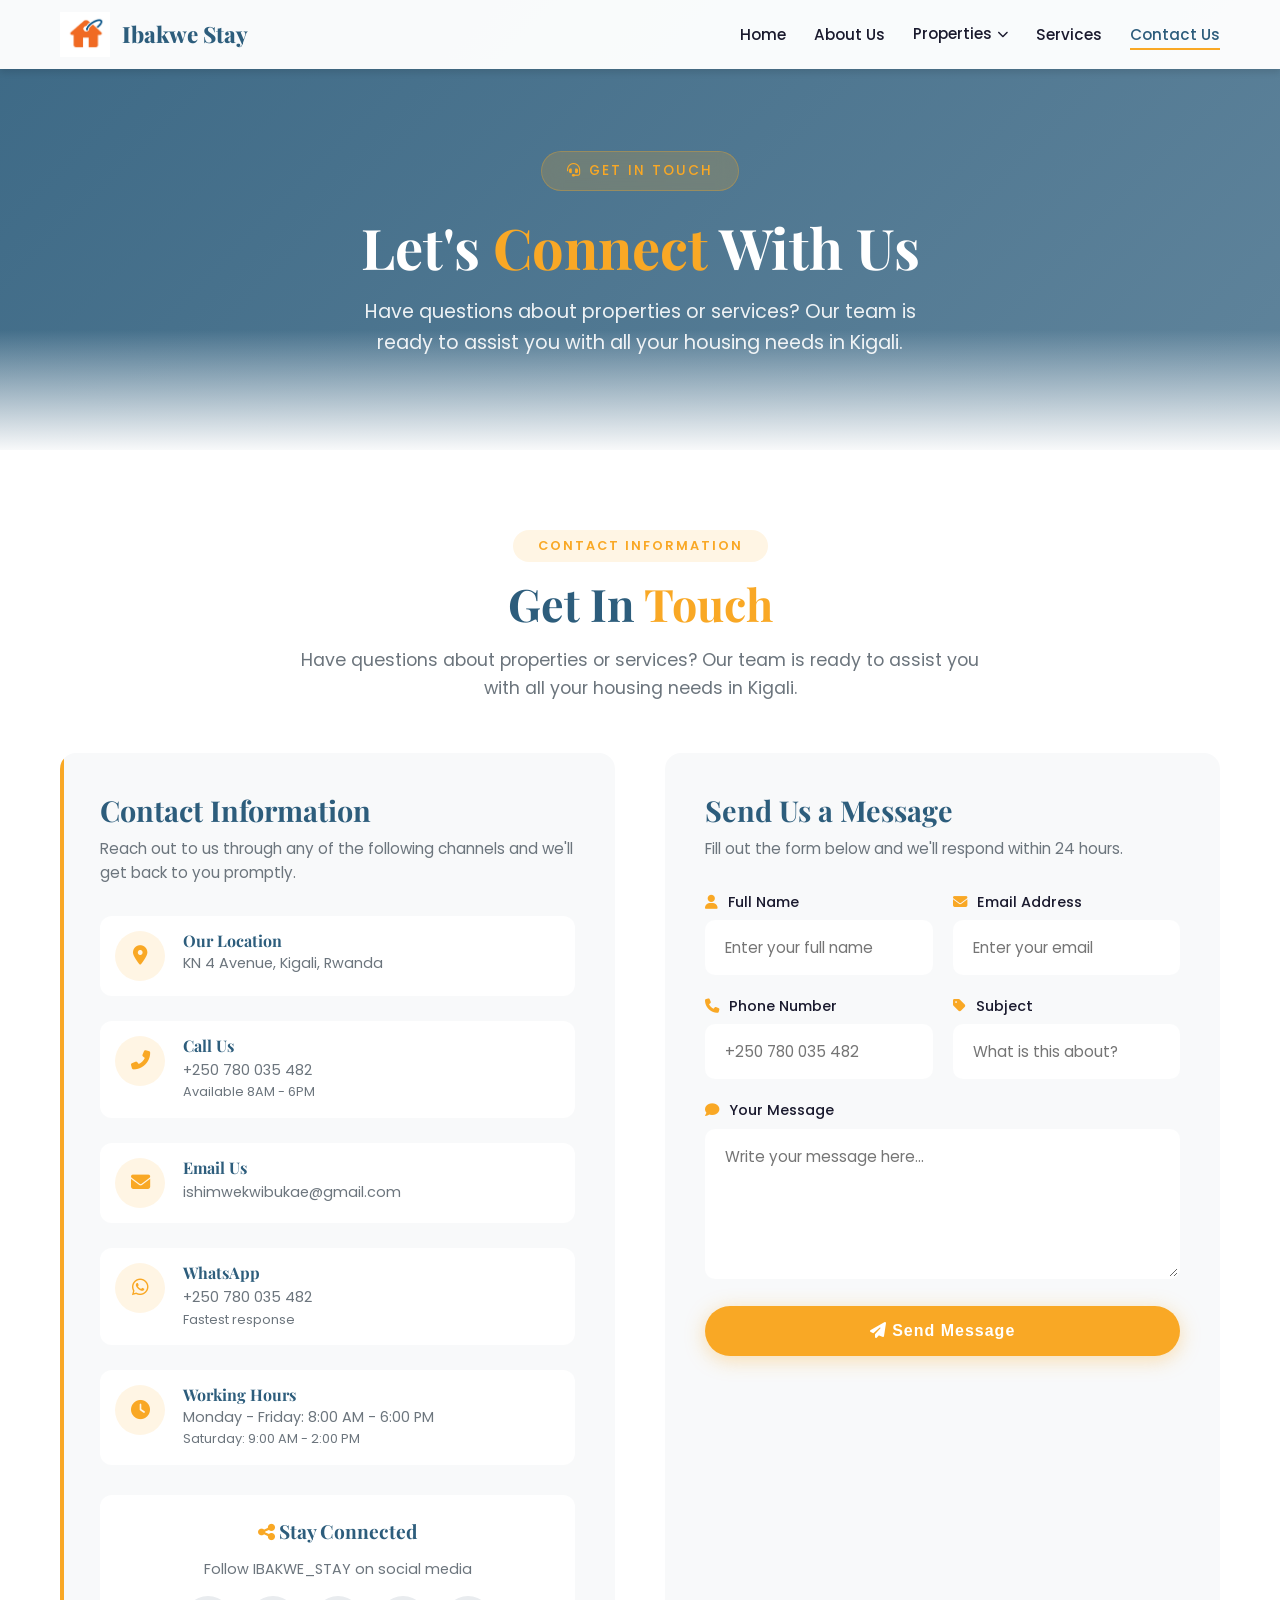
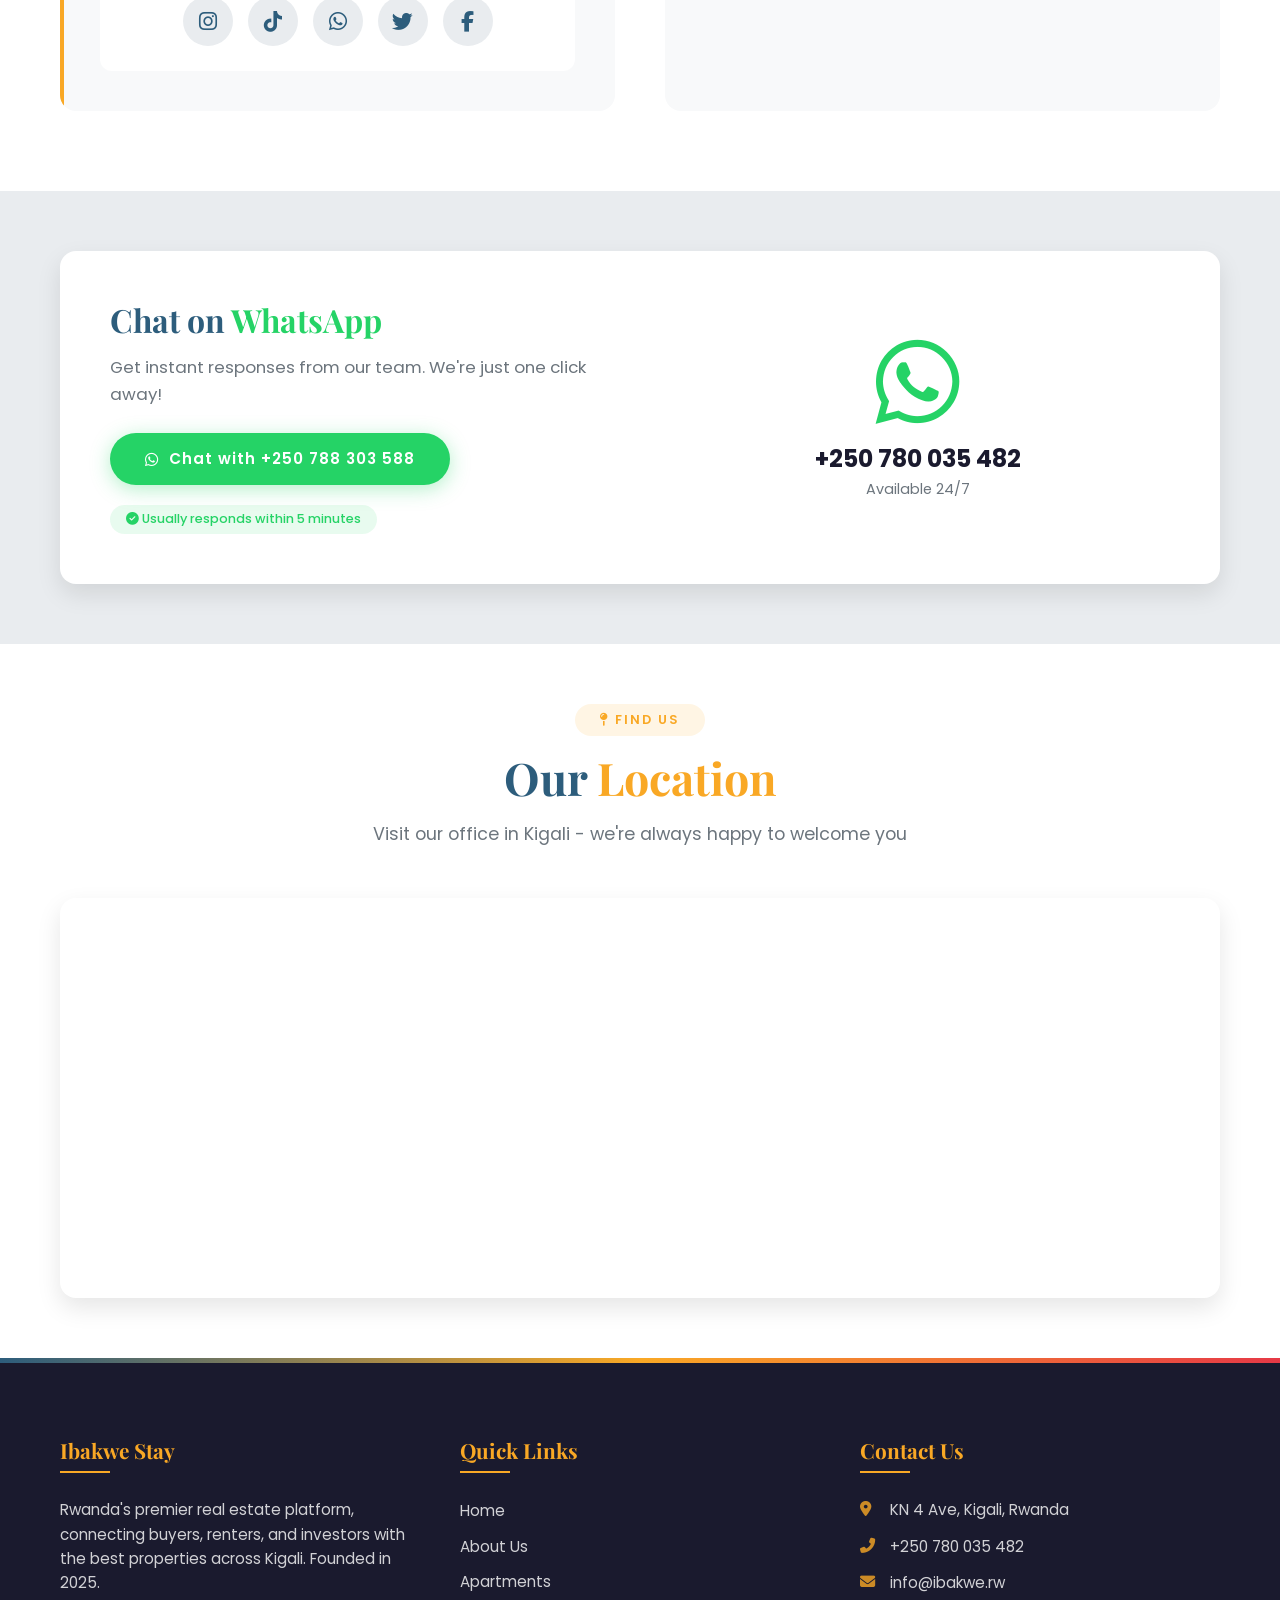
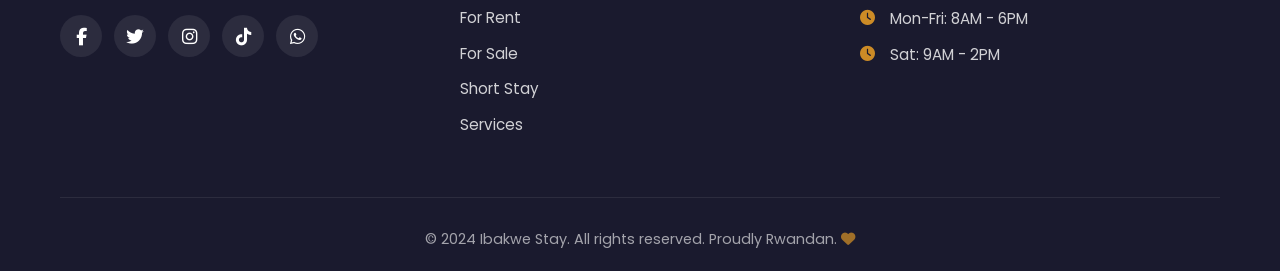
<file: contact.html>
<!DOCTYPE html>
<html lang="en">

<head>
  <meta charset="UTF-8">
  <meta name="viewport" content="width=device-width, initial-scale=1.0">
  <meta http-equiv="X-UA-Compatible" content="ie=edge">
  <title>Contact Us | Ibakwe Stay - Premium Real Estate</title>
  <link rel="stylesheet" href="https://cdnjs.cloudflare.com/ajax/libs/font-awesome/6.4.0/css/all.min.css">
  <link rel="preconnect" href="https://fonts.googleapis.com">
  <link rel="preconnect" href="https://fonts.gstatic.com" crossorigin>
  <link
    href="https://fonts.googleapis.com/css2?family=Poppins:wght@300;400;500;600;700;800&family=Playfair+Display:wght@400;500;600;700;800&display=swap"
    rel="stylesheet">
  <link rel="icon" href="images/logoo.PNG" type="image/png">
  <style>
    :root {
      --primary: #2D5D7C;
      --primary-light: #3A7CA5;
      --secondary: #F9A825;
      --accent: #E63946;
      --dark: #1A1A2E;
      --light: #F8F9FA;
      --gray: #6C757D;
      --gray-light: #E9ECEF;
      --green: #25D366;
      --success: #2E8B57;
      --transition: all 0.3s cubic-bezier(0.4, 0, 0.2, 1);
      --shadow: 0 4px 6px rgba(0, 0, 0, 0.1);
      --shadow-lg: 0 10px 25px rgba(0, 0, 0, 0.1);
      --shadow-xl: 0 20px 40px rgba(0, 0, 0, 0.15);
    }

    * {
      margin: 0;
      padding: 0;
      box-sizing: border-box;
    }

    body {
      font-family: 'Poppins', sans-serif;
      color: var(--dark);
      line-height: 1.6;
      background-color: var(--light);
      overflow-x: hidden;
    }

    h1,
    h2,
    h3,
    h4 {
      font-family: 'Playfair Display', serif;
      font-weight: 700;
      line-height: 1.2;
    }

    a {
      text-decoration: none;
      color: inherit;
    }

    ul {
      list-style: none;
    }

    img {
      max-width: 100%;
      height: auto;
      display: block;
    }

    .container {
      width: 100%;
      max-width: 1200px;
      margin: 0 auto;
      padding: 0 20px;
    }

    .btn {
      display: inline-block;
      padding: 14px 35px;
      border-radius: 50px;
      font-weight: 600;
      letter-spacing: 1px;
      transition: var(--transition);
      cursor: pointer;
      border: none;
      font-size: 0.95rem;
    }

    .btn-primary {
      background-color: var(--secondary);
      color: white;
      box-shadow: 0 4px 20px rgba(249, 168, 37, 0.35);
    }

    .btn-primary:hover {
      background-color: #e69500;
      transform: translateY(-3px);
      box-shadow: 0 6px 25px rgba(249, 168, 37, 0.5);
    }

    .btn-primary:disabled {
      opacity: 0.7;
      cursor: not-allowed;
      transform: none;
    }

    .btn-whatsapp {
      background-color: var(--green);
      color: white;
      box-shadow: 0 4px 20px rgba(37, 211, 102, 0.35);
    }

    .btn-whatsapp:hover {
      background-color: #1da851;
      transform: translateY(-3px);
      box-shadow: 0 6px 25px rgba(37, 211, 102, 0.5);
    }

    .btn-outline {
      background: transparent;
      color: white;
      border: 2px solid white;
    }

    .btn-outline:hover {
      background: white;
      color: var(--primary);
      transform: translateY(-3px);
    }

    .section-header {
      text-align: center;
      margin-bottom: 50px;
    }

    .section-header .sub-badge {
      display: inline-block;
      background: rgba(249, 168, 37, 0.12);
      padding: 6px 25px;
      border-radius: 30px;
      color: var(--secondary);
      font-size: 0.8rem;
      font-weight: 600;
      letter-spacing: 2px;
      text-transform: uppercase;
      margin-bottom: 15px;
    }

    .section-header h2 {
      color: var(--primary);
      font-size: 2.8rem;
      margin-bottom: 15px;
    }

    .section-header h2 span {
      color: var(--secondary);
    }

    .section-header p {
      color: var(--gray);
      max-width: 700px;
      margin: 0 auto;
      font-size: 1.1rem;
    }

    /* ===== HEADER ===== */
    header {
      background-color: rgba(255, 255, 255, 0.97);
      box-shadow: var(--shadow);
      position: fixed;
      width: 100%;
      top: 0;
      z-index: 1000;
      transition: var(--transition);
      padding: 12px 0;
    }

    header.scrolled {
      background-color: rgba(255, 255, 255, 0.98);
      box-shadow: 0 2px 20px rgba(0, 0, 0, 0.08);
      padding: 10px 0;
    }

    .header-container {
      display: flex;
      justify-content: space-between;
      align-items: center;
    }

    .logo {
      display: flex;
      align-items: center;
    }

    .logo img {
      height: 45px;
      margin-right: 12px;
    }

    .logo h1 {
      font-size: 1.4rem;
      color: var(--primary);
      font-weight: 800;
    }

    .nav-links {
      display: flex;
      align-items: center;
    }

    .nav-links li {
      margin-left: 28px;
      position: relative;
    }

    .nav-links a {
      font-weight: 500;
      color: var(--dark);
      transition: var(--transition);
      position: relative;
      padding: 5px 0;
      font-size: 0.95rem;
    }

    .nav-links a:hover {
      color: var(--primary);
    }

    .nav-links a::after {
      content: '';
      position: absolute;
      bottom: 0;
      left: 0;
      width: 0;
      height: 2px;
      background-color: var(--secondary);
      transition: var(--transition);
    }

    .nav-links a:hover::after {
      width: 100%;
    }

    .nav-links .active {
      color: var(--primary);
    }

    .nav-links .active::after {
      width: 100%;
    }

    .dropdown-btn {
      display: flex;
      align-items: center;
    }

    .dropdown-btn i {
      margin-left: 5px;
      font-size: 0.7rem;
      transition: var(--transition);
    }

    .dropdown-menu {
      position: absolute;
      top: 100%;
      left: 0;
      background: white;
      width: 210px;
      box-shadow: var(--shadow-lg);
      border-radius: 12px;
      opacity: 0;
      visibility: hidden;
      transition: var(--transition);
      z-index: 100;
      padding: 10px 0;
      margin-top: 8px;
    }

    .dropdown-menu li {
      margin: 0;
      padding: 0;
    }

    .dropdown-menu a {
      display: block;
      padding: 10px 22px;
      color: var(--gray);
      font-size: 0.9rem;
      transition: var(--transition);
    }

    .dropdown-menu a:hover {
      color: var(--primary);
      background-color: var(--gray-light);
    }

    .nav-links li:hover .dropdown-menu {
      opacity: 1;
      visibility: visible;
      top: 120%;
    }

    .nav-links li:hover .dropdown-btn i {
      transform: rotate(180deg);
    }

    .mobile-menu-btn {
      display: none;
      font-size: 1.5rem;
      color: var(--primary);
      cursor: pointer;
      transition: var(--transition);
    }

    .mobile-menu-btn:hover {
      color: var(--secondary);
    }

    /* ===== HERO SECTION ===== */
    .contact-hero {
      min-height: 50vh;
      display: flex;
      align-items: center;
      padding: 120px 0 60px;
      background: linear-gradient(135deg, rgba(45, 93, 124, 0.92), rgba(45, 93, 124, 0.75)),
        url('https://images.unsplash.com/photo-1560448204-e02f11c3d0e2?ixlib=rb-4.0.3&ixid=M3wxMjA3fDB8MHxwaG90by1wYWdlfHx8fGVufDB8fHx8fA%3D%3D&auto=format&fit=crop&w=2070&q=80') no-repeat center center/cover;
      color: white;
      position: relative;
      text-align: center;
    }

    .contact-hero::before {
      content: '';
      position: absolute;
      bottom: 0;
      left: 0;
      width: 100%;
      height: 120px;
      background: linear-gradient(to top, var(--light), transparent);
      z-index: 1;
    }

    .contact-hero-content {
      position: relative;
      z-index: 2;
      max-width: 800px;
      margin: 0 auto;
    }

    .contact-hero .badge {
      display: inline-block;
      background: rgba(249, 168, 37, 0.2);
      backdrop-filter: blur(10px);
      padding: 8px 25px;
      border-radius: 30px;
      font-size: 0.85rem;
      font-weight: 500;
      color: var(--secondary);
      border: 1px solid rgba(249, 168, 37, 0.3);
      margin-bottom: 25px;
      letter-spacing: 2px;
      text-transform: uppercase;
    }

    .contact-hero h1 {
      font-size: 3.5rem;
      margin-bottom: 20px;
      line-height: 1.1;
    }

    .contact-hero h1 span {
      color: var(--secondary);
    }

    .contact-hero p {
      font-size: 1.2rem;
      opacity: 0.9;
      max-width: 600px;
      margin: 0 auto;
    }

    /* ===== CONTACT SECTION ===== */
    .contact-section {
      padding: 80px 0;
      background: white;
    }

    .contact-grid {
      display: grid;
      grid-template-columns: 1fr 1fr;
      gap: 50px;
      margin-top: 40px;
    }

    /* Contact Info */
    .contact-info {
      background: var(--light);
      border-radius: 16px;
      padding: 40px;
      position: relative;
      overflow: hidden;
    }

    .contact-info::before {
      content: '';
      position: absolute;
      top: 0;
      left: 0;
      width: 4px;
      height: 100%;
      background: var(--secondary);
    }

    .contact-info h3 {
      color: var(--primary);
      font-size: 1.8rem;
      margin-bottom: 10px;
    }

    .contact-info .sub-text {
      color: var(--gray);
      margin-bottom: 30px;
      font-size: 0.95rem;
    }

    .contact-item {
      display: flex;
      align-items: flex-start;
      margin-bottom: 25px;
      padding: 15px;
      background: white;
      border-radius: 12px;
      transition: var(--transition);
      cursor: pointer;
    }

    .contact-item:hover {
      transform: translateX(5px);
      box-shadow: var(--shadow);
    }

    .contact-item .icon {
      width: 50px;
      height: 50px;
      background: rgba(249, 168, 37, 0.12);
      border-radius: 50%;
      display: flex;
      align-items: center;
      justify-content: center;
      margin-right: 18px;
      flex-shrink: 0;
    }

    .contact-item .icon i {
      font-size: 1.2rem;
      color: var(--secondary);
    }

    .contact-item .text h4 {
      color: var(--primary);
      font-size: 1rem;
      margin-bottom: 2px;
    }

    .contact-item .text p,
    .contact-item .text a {
      color: var(--gray);
      font-size: 0.9rem;
      transition: var(--transition);
    }

    .contact-item .text a:hover {
      color: var(--primary);
    }

    /* Social Connect */
    .social-connect {
      margin-top: 30px;
      padding: 25px;
      background: white;
      border-radius: 12px;
      text-align: center;
    }

    .social-connect h4 {
      color: var(--primary);
      font-size: 1.2rem;
      margin-bottom: 15px;
    }

    .social-connect .social-icons {
      display: flex;
      justify-content: center;
      gap: 15px;
    }

    .social-connect .social-icons a {
      width: 50px;
      height: 50px;
      border-radius: 50%;
      background: var(--gray-light);
      display: flex;
      align-items: center;
      justify-content: center;
      color: var(--primary);
      font-size: 1.3rem;
      transition: var(--transition);
    }

    .social-connect .social-icons a:hover {
      background: var(--secondary);
      color: white;
      transform: translateY(-5px);
      box-shadow: 0 5px 15px rgba(249, 168, 37, 0.3);
    }

    /* Contact Form */
    .contact-form {
      background: var(--light);
      border-radius: 16px;
      padding: 40px;
    }

    .contact-form h3 {
      color: var(--primary);
      font-size: 1.8rem;
      margin-bottom: 10px;
    }

    .contact-form .sub-text {
      color: var(--gray);
      margin-bottom: 30px;
      font-size: 0.95rem;
    }

    .form-group {
      margin-bottom: 20px;
    }

    .form-group label {
      display: block;
      margin-bottom: 6px;
      font-weight: 500;
      font-size: 0.9rem;
      color: var(--dark);
    }

    .form-group label i {
      color: var(--secondary);
      margin-right: 6px;
    }

    .form-control {
      width: 100%;
      padding: 14px 18px;
      border: 2px solid transparent;
      border-radius: 10px;
      font-size: 0.95rem;
      transition: var(--transition);
      background: white;
      font-family: 'Poppins', sans-serif;
    }

    .form-control:focus {
      outline: none;
      border-color: var(--secondary);
      box-shadow: 0 0 0 4px rgba(249, 168, 37, 0.1);
    }

    .form-control.error {
      border-color: var(--accent);
    }

    .form-control.success {
      border-color: var(--success);
    }

    textarea.form-control {
      min-height: 150px;
      resize: vertical;
    }

    .form-row {
      display: grid;
      grid-template-columns: 1fr 1fr;
      gap: 20px;
    }

    .form-group .btn {
      width: 100%;
      padding: 16px;
      font-size: 1rem;
    }

    /* Form Success Message */
    .form-success {
      display: none;
      background: var(--success);
      color: white;
      padding: 20px 25px;
      border-radius: 12px;
      margin-top: 20px;
      text-align: center;
      animation: fadeInUp 0.5s ease;
    }

    .form-success i {
      font-size: 3rem;
      margin-bottom: 10px;
    }

    .form-success h4 {
      font-size: 1.3rem;
      margin-bottom: 5px;
    }

    .form-success p {
      opacity: 0.9;
      font-size: 0.95rem;
    }

    .form-error {
      display: none;
      background: var(--accent);
      color: white;
      padding: 15px 20px;
      border-radius: 12px;
      margin-top: 15px;
      text-align: center;
      animation: fadeInUp 0.5s ease;
    }

    @keyframes fadeInUp {
      from {
        opacity: 0;
        transform: translateY(20px);
      }

      to {
        opacity: 1;
        transform: translateY(0);
      }
    }

    /* ===== WHATSAPP SECTION ===== */
    .whatsapp-section {
      padding: 60px 0;
      background: var(--gray-light);
    }

    .whatsapp-box {
      display: grid;
      grid-template-columns: 1fr 1fr;
      gap: 50px;
      align-items: center;
      background: white;
      border-radius: 16px;
      padding: 50px;
      box-shadow: var(--shadow-lg);
    }

    .whatsapp-content h2 {
      color: var(--primary);
      font-size: 2rem;
      margin-bottom: 15px;
    }

    .whatsapp-content h2 span {
      color: var(--green);
    }

    .whatsapp-content p {
      color: var(--gray);
      margin-bottom: 25px;
      font-size: 1.05rem;
    }

    .whatsapp-content .btn {
      display: inline-flex;
      align-items: center;
      gap: 10px;
    }

    .whatsapp-icon-large {
      text-align: center;
    }

    .whatsapp-icon-large i {
      font-size: 6rem;
      color: var(--green);
      animation: pulse 2s infinite;
    }

    .whatsapp-icon-large .number {
      font-size: 1.5rem;
      font-weight: 700;
      color: var(--dark);
      margin-top: 10px;
    }

    .whatsapp-icon-large .label {
      color: var(--gray);
      font-size: 0.9rem;
    }

    @keyframes pulse {

      0%,
      100% {
        transform: scale(1);
      }

      50% {
        transform: scale(1.05);
      }
    }

    /* ===== MAP SECTION ===== */
    .map-section {
      padding: 60px 0;
      background: white;
    }

    .map-container {
      height: 400px;
      border-radius: 16px;
      overflow: hidden;
      box-shadow: var(--shadow-lg);
    }

    .map-container iframe {
      width: 100%;
      height: 100%;
      border: none;
    }

    /* ===== FOOTER ===== */
    footer {
      background-color: var(--dark);
      color: white;
      padding: 80px 0 20px;
      position: relative;
    }

    footer::before {
      content: '';
      position: absolute;
      top: 0;
      left: 0;
      width: 100%;
      height: 5px;
      background: linear-gradient(90deg, var(--primary), var(--secondary), var(--accent));
    }

    .footer-container {
      display: grid;
      grid-template-columns: repeat(auto-fit, minmax(250px, 1fr));
      gap: 40px;
      margin-bottom: 50px;
    }

    .footer-col h3 {
      color: var(--secondary);
      margin-bottom: 25px;
      font-size: 1.3rem;
      position: relative;
      padding-bottom: 10px;
    }

    .footer-col h3::after {
      content: '';
      position: absolute;
      bottom: 0;
      left: 0;
      width: 50px;
      height: 2px;
      background-color: var(--secondary);
    }

    .footer-col p {
      margin-bottom: 15px;
      opacity: 0.8;
      font-size: 0.95rem;
    }

    .footer-links li {
      margin-bottom: 10px;
    }

    .footer-links a {
      opacity: 0.8;
      transition: var(--transition);
      display: inline-block;
      font-size: 0.95rem;
    }

    .footer-links a:hover {
      opacity: 1;
      color: var(--secondary);
      transform: translateX(5px);
    }

    .footer-contact p {
      display: flex;
      align-items: flex-start;
      margin-bottom: 12px;
      font-size: 0.95rem;
      opacity: 0.8;
    }

    .footer-contact i {
      margin-right: 12px;
      color: var(--secondary);
      margin-top: 3px;
      width: 18px;
    }

    .social-media {
      display: flex;
      gap: 12px;
      margin-top: 20px;
    }

    .social-media a {
      display: flex;
      align-items: center;
      justify-content: center;
      width: 42px;
      height: 42px;
      background-color: rgba(255, 255, 255, 0.08);
      border-radius: 50%;
      transition: var(--transition);
      color: white;
      font-size: 1.1rem;
    }

    .social-media a:hover {
      background-color: var(--secondary);
      color: var(--dark);
      transform: translateY(-3px);
    }

    .footer-bottom {
      text-align: center;
      padding-top: 30px;
      border-top: 1px solid rgba(255, 255, 255, 0.08);
    }

    .footer-bottom p {
      opacity: 0.6;
      font-size: 0.9rem;
    }

    /* ===== BACK TO TOP ===== */
    .back-to-top {
      position: fixed;
      bottom: 30px;
      right: 30px;
      width: 50px;
      height: 50px;
      background-color: var(--secondary);
      color: white;
      border-radius: 50%;
      display: flex;
      align-items: center;
      justify-content: center;
      font-size: 1.2rem;
      cursor: pointer;
      opacity: 0;
      visibility: hidden;
      transition: var(--transition);
      z-index: 999;
      box-shadow: 0 2px 20px rgba(249, 168, 37, 0.4);
    }

    .back-to-top.active {
      opacity: 1;
      visibility: visible;
    }

    .back-to-top:hover {
      background-color: var(--primary);
      transform: translateY(-3px);
    }

    /* ===== ANIMATIONS ===== */
    .fade-in {
      opacity: 0;
      transform: translateY(30px);
      transition: opacity 0.6s ease, transform 0.6s ease;
    }

    .fade-in.visible {
      opacity: 1;
      transform: translateY(0);
    }

    /* ===== RESPONSIVE ===== */
    @media (max-width: 1200px) {
      .contact-hero h1 {
        font-size: 3rem;
      }
    }

    @media (max-width: 992px) {
      .contact-grid {
        grid-template-columns: 1fr;
      }

      .whatsapp-box {
        grid-template-columns: 1fr;
        text-align: center;
      }

      .whatsapp-icon-large i {
        font-size: 4rem;
      }
    }

    @media (max-width: 768px) {
      .header-container {
        padding: 0 15px;
      }

      .mobile-menu-btn {
        display: block;
      }

      .nav-links {
        position: fixed;
        top: 70px;
        left: -100%;
        width: 100%;
        height: calc(100vh - 70px);
        background-color: white;
        flex-direction: column;
        align-items: center;
        padding: 40px 0;
        transition: var(--transition);
        z-index: 999;
        box-shadow: var(--shadow-lg);
      }

      .nav-links.active {
        left: 0;
      }

      .nav-links li {
        margin: 12px 0;
      }

      .dropdown-menu {
        position: static;
        opacity: 1;
        visibility: visible;
        width: 100%;
        box-shadow: none;
        display: none;
        background-color: var(--gray-light);
        border-radius: 8px;
        margin-top: 5px;
      }

      .dropdown-menu.active {
        display: block;
      }

      .contact-hero {
        padding: 100px 0 40px;
        min-height: 40vh;
      }

      .contact-hero h1 {
        font-size: 2.2rem;
      }

      .contact-info,
      .contact-form {
        padding: 30px;
      }

      .whatsapp-box {
        padding: 30px;
      }

      .form-row {
        grid-template-columns: 1fr;
      }

      .section-header h2 {
        font-size: 2rem;
      }

      .footer-container {
        grid-template-columns: 1fr;
      }
    }

    @media (max-width: 480px) {
      .logo h1 {
        font-size: 1.1rem;
      }

      .logo img {
        height: 35px;
      }

      .contact-hero h1 {
        font-size: 1.8rem;
      }

      .contact-hero p {
        font-size: 1rem;
      }

      .contact-item {
        padding: 12px;
      }

      .contact-item .icon {
        width: 40px;
        height: 40px;
      }

      .social-connect .social-icons a {
        width: 42px;
        height: 42px;
        font-size: 1.1rem;
      }

      .whatsapp-content h2 {
        font-size: 1.6rem;
      }

      .whatsapp-icon-large .number {
        font-size: 1.2rem;
      }

      .map-container {
        height: 250px;
      }
    }
  </style>
</head>

<body>
  <!-- ===== HEADER ===== -->
  <header id="header">
    <div class="container header-container">
      <div class="logo">
        <img src="images/logoo.PNG" alt="Ibakwe Stay">
        <h1>Ibakwe Stay</h1>
      </div>
      <nav class="navbar">
        <ul class="nav-links">
          <li><a href="index.html">Home</a></li>
          <li><a href="about us.html">About Us</a></li>
          <li class="dropdown">
            <a href="#" class="dropdown-btn">Properties <i class="fas fa-chevron-down"></i></a>
            <ul class="dropdown-menu">
              <li><a href="apartment.html">Apartments</a></li>
              <li><a href="For rent.html">For Rent</a></li>
              <li><a href="For sale.html">For Sale</a></li>
              <li><a href="Short-stay.html">Short Stay</a></li>
            </ul>
          </li>
          <li><a href="service.html">Services</a></li>
          <li><a href="contact.html" class="active">Contact Us</a></li>
        </ul>
      </nav>
      <div class="mobile-menu-btn">
        <i class="fas fa-bars"></i>
      </div>
    </div>
  </header>

  <!-- ===== HERO SECTION ===== -->
  <section class="contact-hero">
    <div class="container contact-hero-content">
      <div class="badge"><i class="fas fa-headset"></i> Get In Touch</div>
      <h1>Let's <span>Connect</span> With Us</h1>
      <p>Have questions about properties or services? Our team is ready to assist you with all your housing needs in
        Kigali.</p>
    </div>
  </section>

  <!-- ===== CONTACT SECTION ===== -->
  <section class="contact-section">
    <div class="container">
      <div class="section-header fade-in">
        <div class="sub-badge">Contact Information</div>
        <h2>Get In <span>Touch</span></h2>
        <p>Have questions about properties or services? Our team is ready to assist you with all your housing needs in
          Kigali.</p>
      </div>

      <div class="contact-grid">
        <!-- Contact Info -->
        <div class="contact-info fade-in">
          <h3>Contact Information</h3>
          <p class="sub-text">Reach out to us through any of the following channels and we'll get back to you promptly.
          </p>

          <div class="contact-item">
            <div class="icon"><i class="fas fa-map-marker-alt"></i></div>
            <div class="text">
              <h4>Our Location</h4>
              <p>KN 4 Avenue, Kigali, Rwanda</p>
            </div>
          </div>

          <div class="contact-item">
            <div class="icon"><i class="fas fa-phone-alt"></i></div>
            <div class="text">
              <h4>Call Us</h4>
              <a href="tel:+250780035482">+250 780 035 482</a>
              <p style="font-size:0.8rem; color:var(--gray);">Available 8AM - 6PM</p>
            </div>
          </div>

          <div class="contact-item">
            <div class="icon"><i class="fas fa-envelope"></i></div>
            <div class="text">
              <h4>Email Us</h4>
              <a href="mailto:ishimwekwibukae@gmail.com">ishimwekwibukae@gmail.com</a>
            </div>
          </div>

          <div class="contact-item">
            <div class="icon"><i class="fab fa-whatsapp"></i></div>
            <div class="text">
              <h4>WhatsApp</h4>
              <a href="https://wa.me/250780035482">+250 780 035 482</a>
              <p style="font-size:0.8rem; color:var(--gray);">Fastest response</p>
            </div>
          </div>

          <div class="contact-item">
            <div class="icon"><i class="fas fa-clock"></i></div>
            <div class="text">
              <h4>Working Hours</h4>
              <p>Monday - Friday: 8:00 AM - 6:00 PM</p>
              <p style="font-size:0.8rem; color:var(--gray);">Saturday: 9:00 AM - 2:00 PM</p>
            </div>
          </div>

          <!-- Social Connect -->
          <div class="social-connect">
            <h4><i class="fas fa-share-alt" style="color:var(--secondary);"></i> Stay Connected</h4>
            <p style="font-size:0.9rem; color:var(--gray); margin-bottom:15px;">Follow IBAKWE_STAY on social media</p>
            <div class="social-icons">
              <a href="https://www.instagram.com/ibakwe_stays" target="_blank" title="Instagram"><i
                  class="fab fa-instagram"></i></a>
              <a href="https://www.tiktok.com/@ibakwe_stays" target="_blank" title="TikTok"><i
                  class="fab fa-tiktok"></i></a>
              <a href="https://wa.me/250780035482" target="_blank" title="WhatsApp"><i class="fab fa-whatsapp"></i></a>
              <a href="https://twitter.com/African_Prop" target="_blank" title="Twitter"><i
                  class="fab fa-twitter"></i></a>
              <a href="https://www.facebook.com/RwandaHome-1915619678653717/" target="_blank" title="Facebook"><i
                  class="fab fa-facebook-f"></i></a>
            </div>
          </div>
        </div>

        <!-- Contact Form -->
        <div class="contact-form fade-in">
          <h3>Send Us a Message</h3>
          <p class="sub-text">Fill out the form below and we'll respond within 24 hours.</p>

          <form id="contactForm" action="https://formspree.io/f/moeqaajb" method="POST">
            <input type="hidden" name="_subject" value="New Message from Ibakwe Stay Website">
            <input type="hidden" name="_captcha" value="true">

            <div class="form-row">
              <div class="form-group">
                <label><i class="fas fa-user"></i> Full Name</label>
                <input type="text" name="name" class="form-control" placeholder="Enter your full name" required>
              </div>
              <div class="form-group">
                <label><i class="fas fa-envelope"></i> Email Address</label>
                <input type="email" name="email" class="form-control" placeholder="Enter your email" required>
              </div>
            </div>
            <div class="form-row">
              <div class="form-group">
                <label><i class="fas fa-phone"></i> Phone Number</label>
                <input type="tel" name="phone" class="form-control" placeholder="+250 780 035 482">
              </div>
              <div class="form-group">
                <label><i class="fas fa-tag"></i> Subject</label>
                <input type="text" name="subject" class="form-control" placeholder="What is this about?">
              </div>
            </div>
            <div class="form-group">
              <label><i class="fas fa-comment"></i> Your Message</label>
              <textarea name="message" class="form-control" placeholder="Write your message here..."
                required></textarea>
            </div>

            <!-- Form Status Messages -->
            <div id="formSuccess" class="form-success">
              <i class="fas fa-check-circle"></i>
              <h4>Message Sent Successfully!</h4>
              <p>Thank you for reaching out. Our team will get back to you within 24 hours.</p>
            </div>
            <div id="formError" class="form-error">
              <i class="fas fa-exclamation-circle"></i>
              <p>There was an error sending your message. Please try again or contact us directly via WhatsApp.</p>
            </div>

            <div class="form-group">
              <button type="submit" class="btn btn-primary" id="submitBtn"><i class="fas fa-paper-plane"></i> Send
                Message</button>
            </div>
          </form>
        </div>
      </div>
    </div>
  </section>

  <!-- ===== WHATSAPP SECTION ===== -->
  <section class="whatsapp-section">
    <div class="container">
      <div class="whatsapp-box fade-in">
        <div class="whatsapp-content">
          <h2>Chat on <span>WhatsApp</span></h2>
          <p>Get instant responses from our team. We're just one click away!</p>
          <a href="https://wa.me/250788303588" target="_blank" class="btn btn-whatsapp">
            <i class="fab fa-whatsapp"></i> Chat with +250 788 303 588
          </a>
          <div style="margin-top:20px;">
            <span
              style="display:inline-block; background:rgba(37,211,102,0.1); color:var(--green); padding:4px 16px; border-radius:20px; font-size:0.8rem; font-weight:500;">
              <i class="fas fa-check-circle"></i> Usually responds within 5 minutes
            </span>
          </div>
        </div>
        <div class="whatsapp-icon-large">
          <i class="fab fa-whatsapp"></i>
          <div class="number">+250 780 035 482</div>
          <div class="label">Available 24/7</div>
        </div>
      </div>
    </div>
  </section>

  <!-- ===== MAP SECTION ===== -->
  <section class="map-section">
    <div class="container">
      <div class="section-header fade-in">
        <div class="sub-badge"><i class="fas fa-map-pin"></i> Find Us</div>
        <h2>Our <span>Location</span></h2>
        <p>Visit our office in Kigali - we're always happy to welcome you</p>
      </div>
      <div class="map-container fade-in">
        <iframe
          src="https://www.google.com/maps/embed?pb=!1m18!1m12!1m3!1d3987.490646524536!2d30.0586643147583!3d-1.953537537021184!2m3!1f0!2f0!3f0!3m2!1i1024!2i768!4f13.1!3m3!1m2!1s0x19dca76b5e4e4b1d%3A0xfc3a6d9e7a9f3b1a!2sKigali%20Heights!5e0!3m2!1sen!2srw!4v1620000000000!5m2!1sen!2srw"
          allowfullscreen="" loading="lazy"></iframe>
      </div>
    </div>
  </section>

  <!-- ===== FOOTER ===== -->
  <footer>
    <div class="container">
      <div class="footer-container">
        <div class="footer-col">
          <h3>Ibakwe Stay</h3>
          <p>Rwanda's premier real estate platform, connecting buyers, renters, and investors with the best properties
            across Kigali. Founded in 2025.</p>
          <div class="social-media">
            <a href="https://www.facebook.com/RwandaHome-1915619678653717/" target="_blank"><i
                class="fab fa-facebook-f"></i></a>
            <a href="https://twitter.com/African_Prop" target="_blank"><i class="fab fa-twitter"></i></a>
            <a href="https://www.instagram.com/ibakwe_stays" target="_blank"><i class="fab fa-instagram"></i></a>
            <a href="https://www.tiktok.com/@ibakwe_stays" target="_blank"><i class="fab fa-tiktok"></i></a>
            <a href="https://wa.me/250780035482" target="_blank"><i class="fab fa-whatsapp"></i></a>
          </div>
        </div>
        <div class="footer-col">
          <h3>Quick Links</h3>
          <ul class="footer-links">
            <li><a href="index.html">Home</a></li>
            <li><a href="about us.html">About Us</a></li>
            <li><a href="apartment.html">Apartments</a></li>
            <li><a href="For rent.html">For Rent</a></li>
            <li><a href="For sale.html">For Sale</a></li>
            <li><a href="Short-stay.html">Short Stay</a></li>
            <li><a href="service.html">Services</a></li>
          </ul>
        </div>
        <div class="footer-col">
          <h3>Contact Us</h3>
          <div class="footer-contact">
            <p><i class="fas fa-map-marker-alt"></i> KN 4 Ave, Kigali, Rwanda</p>
            <p><i class="fas fa-phone-alt"></i> +250 780 035 482</p>
            <p><i class="fas fa-envelope"></i> info@ibakwe.rw</p>
            <p><i class="fas fa-clock"></i> Mon-Fri: 8AM - 6PM</p>
            <p><i class="fas fa-clock"></i> Sat: 9AM - 2PM</p>
          </div>
        </div>
      </div>
      <div class="footer-bottom">
        <p>&copy; 2024 Ibakwe Stay. All rights reserved. Proudly Rwandan. <i class="fas fa-heart"
            style="color: var(--secondary);"></i></p>
      </div>
    </div>
  </footer>

  <!-- ===== BACK TO TOP ===== -->
  <div class="back-to-top">
    <i class="fas fa-arrow-up"></i>
  </div>

  <!-- ===== JAVASCRIPT ===== -->
  <script src="https://code.jquery.com/jquery-3.6.0.min.js"></script>
  <script>
    $(document).ready(function () {
      // ===== Mobile Menu =====
      $('.mobile-menu-btn').click(function () {
        $('.nav-links').toggleClass('active');
        $(this).find('i').toggleClass('fa-times');
      });

      $('.nav-links a').click(function () {
        $('.nav-links').removeClass('active');
        $('.mobile-menu-btn i').removeClass('fa-times');
      });

      // ===== Dropdown Menu =====
      $('.dropdown-btn').click(function (e) {
        if ($(window).width() <= 768) {
          e.preventDefault();
          $(this).siblings('.dropdown-menu').toggleClass('active');
          $(this).find('i').toggleClass('fa-chevron-up');
        }
      });

      $(document).click(function (e) {
        if (!$(e.target).closest('.dropdown') && $(window).width() <= 768) {
          $('.dropdown-menu').removeClass('active');
          $('.dropdown-btn i').removeClass('fa-chevron-up');
        }
      });

      // ===== Sticky Header =====
      $(window).scroll(function () {
        if ($(this).scrollTop() > 80) {
          $('#header').addClass('scrolled');
        } else {
          $('#header').removeClass('scrolled');
        }
      });

      // ===== Back to Top =====
      $(window).scroll(function () {
        if ($(this).scrollTop() > 300) {
          $('.back-to-top').addClass('active');
        } else {
          $('.back-to-top').removeClass('active');
        }
      });

      $('.back-to-top').click(function () {
        $('html, body').animate({ scrollTop: 0 }, 800);
        return false;
      });

      // ===== Fade In Animation =====
      function checkFadeIn() {
        $('.fade-in').each(function () {
          var elementTop = $(this).offset().top;
          var scrollBottom = $(window).scrollTop() + $(window).height();
          if (scrollBottom > elementTop + 50) {
            $(this).addClass('visible');
          }
        });
      }

      $(window).on('scroll', function () {
        checkFadeIn();
      });
      checkFadeIn();

      // ===== Formspree Contact Form =====
      $('#contactForm').on('submit', function (e) {
        e.preventDefault();

        var form = $(this);
        var submitBtn = $('#submitBtn');
        var originalText = submitBtn.html();
        var formData = new FormData(this);

        // Show loading state
        submitBtn.html('<i class="fas fa-spinner fa-spin"></i> Sending...').prop('disabled', true);

        // Hide previous messages
        $('#formSuccess').hide();
        $('#formError').hide();

        $.ajax({
          type: 'POST',
          url: 'https://formspree.io/f/moeqaajb',
          data: formData,
          processData: false,
          contentType: false,
          dataType: 'json',
          success: function (response) {
            if (response.ok) {
              // Show success message
              $('#formSuccess').fadeIn(500);
              form[0].reset();
              // Auto hide after 10 seconds
              setTimeout(function () {
                $('#formSuccess').fadeOut(500);
              }, 10000);
            } else {
              $('#formError').fadeIn(500);
            }
            submitBtn.html(originalText).prop('disabled', false);
          },
          error: function () {
            $('#formError').fadeIn(500);
            submitBtn.html(originalText).prop('disabled', false);
            // Auto hide after 8 seconds
            setTimeout(function () {
              $('#formError').fadeOut(500);
            }, 8000);
          }
        });
      });

      // ===== Smooth Scroll =====
      $('a[href^="#"]').on('click', function (e) {
        e.preventDefault();
        var target = $(this).attr('href');
        if (target === '#') return;
        $('html, body').animate({
          scrollTop: $(target).offset().top - 80
        }, 500);
      });
    });
  </script>
</body>

</html>
<!-- UI Update: spacing -->

<!-- Update: validation -->
</file>
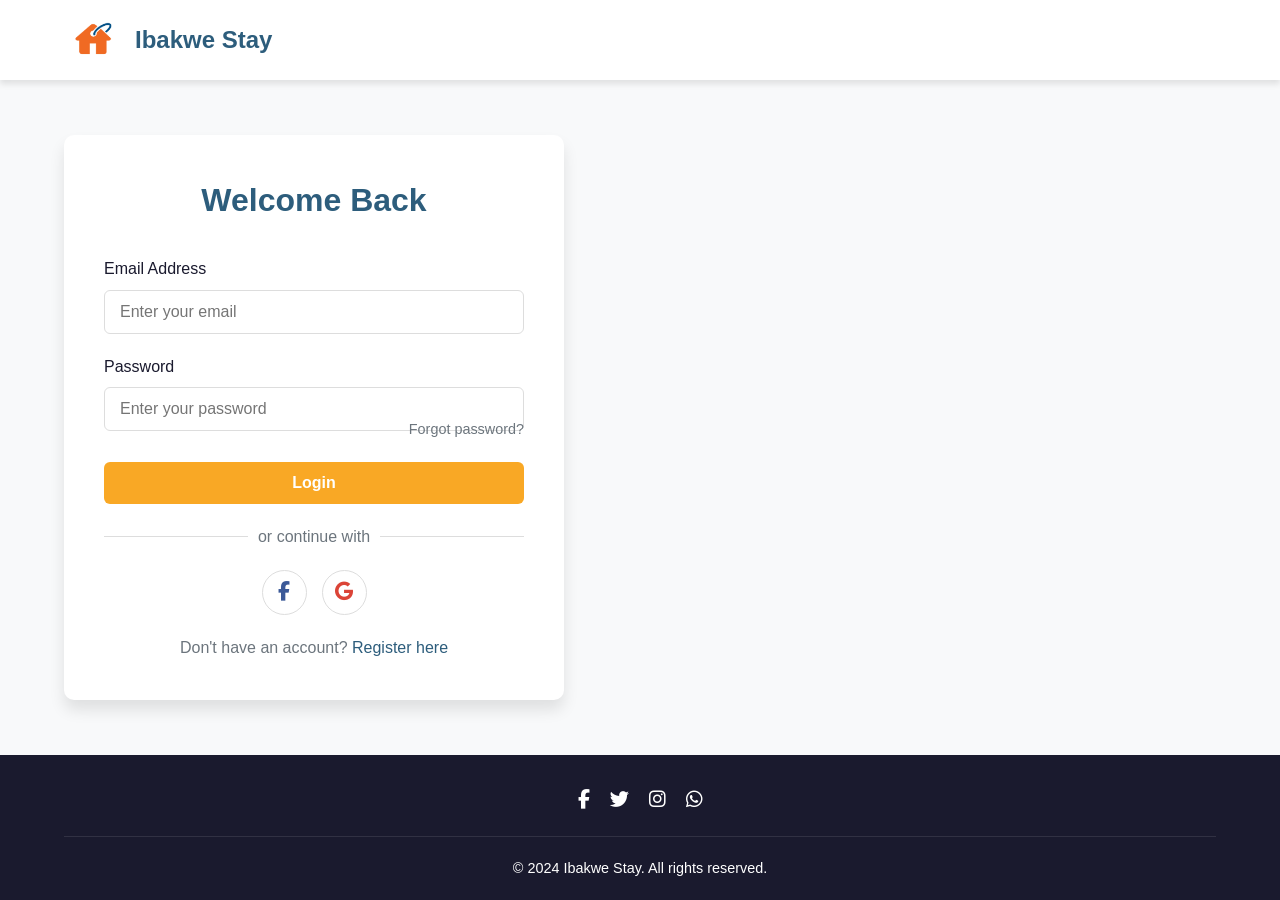
<file: login.html>
<!DOCTYPE html>
<html lang="en">
<head>
  <meta charset="UTF-8">
  <meta name="viewport" content="width=device-width, initial-scale=1.0">
  <title>Login | Ibakwe Stay</title>
  <link rel="stylesheet" href="https://cdnjs.cloudflare.com/ajax/libs/font-awesome/6.4.0/css/all.min.css">
  <style>
    :root {
      --primary: #2D5D7C;
      --secondary: #F9A825;
      --dark: #1A1A2E;
      --light: #F8F9FA;
      --gray: #6C757D;
      --transition: all 0.3s ease;
      --shadow: 0 4px 6px rgba(0, 0, 0, 0.1);
      --shadow-lg: 0 10px 15px rgba(0, 0, 0, 0.1);
    }

    * {
      margin: 0;
      padding: 0;
      box-sizing: border-box;
      font-family: 'Segoe UI', Tahoma, Geneva, Verdana, sans-serif;
    }

    body {
      background-color: var(--light);
      color: var(--dark);
      line-height: 1.6;
      display: flex;
      flex-direction: column;
      min-height: 100vh;
    }

    header {
      background-color: white;
      box-shadow: var(--shadow);
      padding: 15px 0;
    }

    .container {
      width: 90%;
      max-width: 1200px;
      margin: 0 auto;
    }

    .header-container {
      display: flex;
      justify-content: space-between;
      align-items: center;
    }

    .logo {
      display: flex;
      align-items: center;
    }

    .logo img {
      height: 50px;
      margin-right: 15px;
    }

    .logo a {
      text-decoration: none;
      color: var(--primary);
      font-weight: 700;
      font-size: 1.5rem;
    }

    /* Login Section */
    .login-section {
      flex: 1;
      display: flex;
      align-items: center;
      justify-content: center;
      padding: 40px 0;
    }

    .login-container {
      background: white;
      border-radius: 10px;
      box-shadow: var(--shadow-lg);
      padding: 40px;
      width: 100%;
      max-width: 500px;
      text-align: center;
    }

    .login-container h2 {
      color: var(--primary);
      margin-bottom: 30px;
      font-size: 2rem;
    }

    .login-form {
      display: flex;
      flex-direction: column;
      gap: 20px;
    }

    .form-group {
      text-align: left;
    }

    .form-group label {
      display: block;
      margin-bottom: 8px;
      font-weight: 500;
      color: var(--dark);
    }

    .form-control {
      width: 100%;
      padding: 12px 15px;
      border: 1px solid #ddd;
      border-radius: 6px;
      font-size: 1rem;
      transition: var(--transition);
    }

    .form-control:focus {
      outline: none;
      border-color: var(--primary);
      box-shadow: 0 0 0 3px rgba(45, 93, 124, 0.1);
    }

    .btn {
      display: inline-block;
      padding: 12px 30px;
      background: var(--secondary);
      color: white;
      border-radius: 6px;
      text-decoration: none;
      font-weight: 600;
      transition: var(--transition);
      border: none;
      cursor: pointer;
      width: 100%;
      text-align: center;
      font-size: 1rem;
    }

    .btn:hover {
      background: #e69500;
      transform: translateY(-3px);
    }

    .forgot-password {
      text-align: right;
      margin-top: -15px;
    }

    .forgot-password a {
      color: var(--gray);
      text-decoration: none;
      font-size: 0.9rem;
      transition: var(--transition);
    }

    .forgot-password a:hover {
      color: var(--primary);
    }

    .divider {
      display: flex;
      align-items: center;
      margin: 20px 0;
      color: var(--gray);
    }

    .divider::before,
    .divider::after {
      content: "";
      flex: 1;
      border-bottom: 1px solid #ddd;
    }

    .divider::before {
      margin-right: 10px;
    }

    .divider::after {
      margin-left: 10px;
    }

    .social-login {
      display: flex;
      justify-content: center;
      gap: 15px;
      margin-bottom: 20px;
    }

    .social-btn {
      display: flex;
      align-items: center;
      justify-content: center;
      width: 45px;
      height: 45px;
      border-radius: 50%;
      background: white;
      border: 1px solid #ddd;
      cursor: pointer;
      transition: var(--transition);
    }

    .social-btn:hover {
      transform: translateY(-3px);
      box-shadow: var(--shadow);
    }

    .social-btn i {
      font-size: 1.2rem;
    }

    .facebook-btn {
      color: #3b5998;
    }

    .google-btn {
      color: #db4437;
    }

    .register-link {
      margin-top: 20px;
      color: var(--gray);
    }

    .register-link a {
      color: var(--primary);
      text-decoration: none;
      font-weight: 500;
    }

    .error-message {
      color: #e63946;
      margin-top: 15px;
      display: none;
    }

    /* Footer */
    footer {
      background: var(--dark);
      color: white;
      padding: 30px 0 20px;
      text-align: center;
    }

    .social-media {
      display: flex;
      justify-content: center;
      gap: 20px;
      margin-bottom: 20px;
    }

    .social-media a {
      color: white;
      font-size: 1.2rem;
      transition: var(--transition);
    }

    .social-media a:hover {
      color: var(--secondary);
      transform: translateY(-3px);
    }

    .footer-bottom {
      border-top: 1px solid rgba(255, 255, 255, 0.1);
      padding-top: 20px;
      font-size: 0.9rem;
    }

    /* Welcome Modal */
    .welcome-modal {
      display: none;
      position: fixed;
      top: 0;
      left: 0;
      width: 100%;
      height: 100%;
      background: rgba(0, 0, 0, 0.8);
      z-index: 1000;
      display: flex;
      align-items: center;
      justify-content: center;
    }

    .welcome-content {
      background: white;
      padding: 40px;
      border-radius: 10px;
      text-align: center;
      max-width: 500px;
      animation: fadeIn 0.5s;
    }

    .welcome-content h2 {
      color: var(--primary);
      margin-bottom: 20px;
    }

    .welcome-content p {
      margin-bottom: 30px;
    }

    @keyframes fadeIn {
      from { opacity: 0; transform: translateY(-20px); }
      to { opacity: 1; transform: translateY(0); }
    }

    /* Responsive Design */
    @media (max-width: 768px) {
      .login-container {
        padding: 30px 20px;
      }
      
      .login-container h2 {
        font-size: 1.8rem;
      }
    }

    @media (max-width: 576px) {
      .login-container {
        padding: 25px 15px;
      }
      
      .login-container h2 {
        font-size: 1.5rem;
      }
    }
  </style>
</head>
<body>
  <!-- Header -->
  <header>
    <div class="container header-container">
      <div class="logo">
        <img src="images/logoo.PNG" alt="Ibakwe Stay">
        <a href="index.html">Ibakwe Stay</a>
      </div>
    </div>
  </header>

  <!-- Login Section -->
  <section class="login-section">
    <div class="container">
      <div class="login-container">
        <h2>Welcome Back</h2>
        <form class="login-form" id="loginForm" action="login.php" method="POST">
          <div class="form-group">
            <label for="email">Email Address</label>
            <input type="email" id="email" name="email" class="form-control" placeholder="Enter your email" required>
          </div>
          <div class="form-group">
            <label for="password">Password</label>
            <input type="password" id="password" name="password" class="form-control" placeholder="Enter your password" required>
            <div class="forgot-password">
              <a href="forgot-password.html">Forgot password?</a>
            </div>
          </div>
          <button type="submit" class="btn">Login</button>
          <div id="errorMessage" class="error-message">
            Invalid email or password. Please try again.
          </div>
        </form>
        
        <div class="divider">or continue with</div>
        
        <div class="social-login">
          <div class="social-btn facebook-btn">
            <i class="fab fa-facebook-f"></i>
          </div>
          <div class="social-btn google-btn">
            <i class="fab fa-google"></i>
          </div>
        </div>
        
        <div class="register-link">
          Don't have an account? <a href="register.html">Register here</a>
        </div>
      </div>
    </div>
  </section>

  <!-- Welcome Modal (hidden by default) -->
  <div id="welcomeModal" class="welcome-modal" style="display: none;">
    <div class="welcome-content">
      <h2>Welcome Back!</h2>
      <p>You have successfully logged in to your Ibakwe Stay account.</p>
      <button class="btn" id="continueBtn">Continue to Homepage</button>
    </div>
  </div>

  <!-- Footer -->
  <footer>
    <div class="container">
      <div class="social-media">
        <a href="https://www.facebook.com/RwandaHome-1915619678653717/" target="_blank">
          <i class="fab fa-facebook-f"></i>
        </a>
        <a href="https://twitter.com/African_Prop" target="_blank">
          <i class="fab fa-twitter"></i>
        </a>
        <a href="https://www.instagram.com/your_instagram_link" target="_blank">
          <i class="fab fa-instagram"></i>
        </a>
        <a href="https://wa.me/+250780035482" target="_blank">
          <i class="fab fa-whatsapp"></i>
        </a>
      </div>
      <div class="footer-bottom">
        <p>&copy; 2024 Ibakwe Stay. All rights reserved.</p>
      </div>
    </div>
  </footer>

  <script>
    document.addEventListener('DOMContentLoaded', function() {
      const loginForm = document.getElementById('loginForm');
      const errorMessage = document.getElementById('errorMessage');
      const welcomeModal = document.getElementById('welcomeModal');
      const continueBtn = document.getElementById('continueBtn');
      
      // Client-side validation only (form will submit to PHP if valid)
      loginForm.addEventListener('submit', function(e) {
        const email = document.getElementById('email').value;
        const password = document.getElementById('password').value;
        
        // Simple validation
        if (!email || !password) {
          e.preventDefault();
          errorMessage.style.display = 'block';
        } else {
          errorMessage.style.display = 'none';
          // Let form submit to PHP backend
        }
      });
      
      // Continue to homepage
      continueBtn.addEventListener('click', function() {
        window.location.href = 'index.html';
      });
      
      // Close modal if clicking outside
      window.addEventListener('click', function(e) {
        if (e.target === welcomeModal) {
          window.location.href = 'index.html';
        }
      });
    });
  </script>
</body>
</html>
</file>
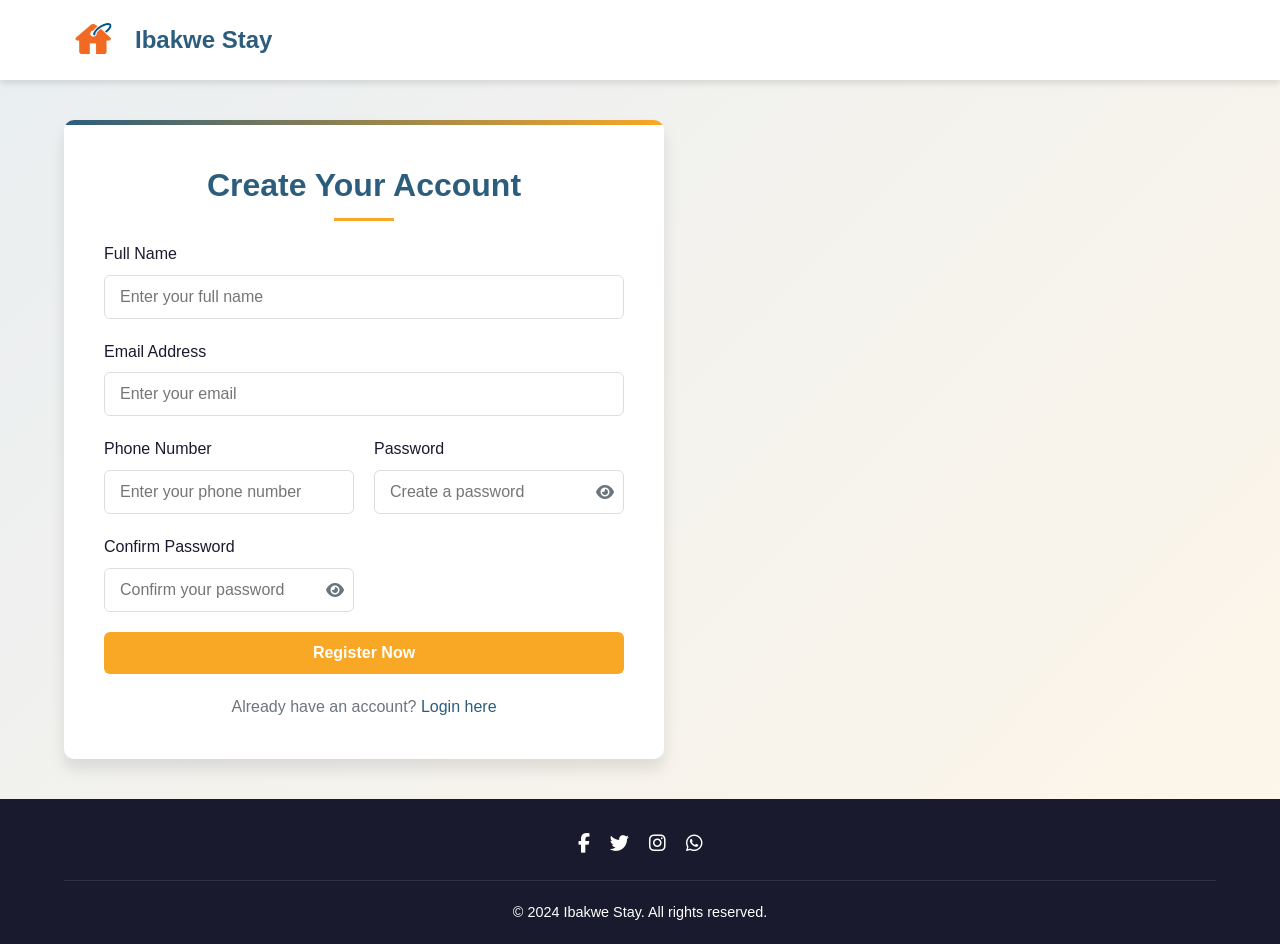
<file: register.html>
<!DOCTYPE html>
<html lang="en">
<head>
  <meta charset="UTF-8">
  <meta name="viewport" content="width=device-width, initial-scale=1.0">
  <title>Register | Ibakwe Stay</title>
  <link rel="stylesheet" href="https://cdnjs.cloudflare.com/ajax/libs/font-awesome/6.4.0/css/all.min.css">
  <style>
    :root {
      --primary: #2D5D7C;
      --secondary: #F9A825;
      --dark: #1A1A2E;
      --light: #F8F9FA;
      --gray: #6C757D;
      --success: #2E8B57;
      --transition: all 0.3s ease;
      --shadow: 0 4px 6px rgba(0, 0, 0, 0.1);
      --shadow-lg: 0 10px 15px rgba(0, 0, 0, 0.1);
    }

    * {
      margin: 0;
      padding: 0;
      box-sizing: border-box;
      font-family: 'Segoe UI', Tahoma, Geneva, Verdana, sans-serif;
    }

    body {
      background: linear-gradient(135deg, rgba(45, 93, 124, 0.1) 0%, rgba(249, 168, 37, 0.1) 100%), 
                  url('https://images.unsplash.com/photo-1560448204-e02f11c3d0e2?ixlib=rb-4.0.3&ixid=M3wxMjA3fDB8MHxwaG90by1wYWdlfHx8fGVufDB8fHx8fA%3D%3D&auto=format&fit=crop&w=2070&q=80') no-repeat center center/cover;
      color: var(--dark);
      line-height: 1.6;
      min-height: 100vh;
      display: flex;
      flex-direction: column;
    }

    header {
      background-color: white;
      box-shadow: var(--shadow);
      padding: 15px 0;
    }

    .container {
      width: 90%;
      max-width: 1200px;
      margin: 0 auto;
    }

    .header-container {
      display: flex;
      justify-content: space-between;
      align-items: center;
    }

    .logo {
      display: flex;
      align-items: center;
    }

    .logo img {
      height: 50px;
      margin-right: 15px;
    }

    .logo a {
      text-decoration: none;
      color: var(--primary);
      font-weight: 700;
      font-size: 1.5rem;
    }

    /* Register Section */
    .register-section {
      flex: 1;
      display: flex;
      align-items: center;
      justify-content: center;
      padding: 40px 0;
    }

    .register-container {
      background: white;
      border-radius: 10px;
      box-shadow: var(--shadow-lg);
      padding: 40px;
      width: 100%;
      max-width: 600px;
      text-align: center;
      position: relative;
      overflow: hidden;
    }

    .register-container::before {
      content: '';
      position: absolute;
      top: 0;
      left: 0;
      width: 100%;
      height: 5px;
      background: linear-gradient(90deg, var(--primary), var(--secondary));
    }

    .register-container h2 {
      color: var(--primary);
      margin-bottom: 30px;
      font-size: 2rem;
      position: relative;
    }

    .register-container h2::after {
      content: '';
      position: absolute;
      bottom: -10px;
      left: 50%;
      transform: translateX(-50%);
      width: 60px;
      height: 3px;
      background: var(--secondary);
    }

    .register-form {
      display: grid;
      grid-template-columns: 1fr 1fr;
      gap: 20px;
      margin-bottom: 20px;
    }

    .form-group {
      text-align: left;
    }

    .form-group.full-width {
      grid-column: span 2;
    }

    .form-group label {
      display: block;
      margin-bottom: 8px;
      font-weight: 500;
      color: var(--dark);
    }

    .form-control {
      width: 100%;
      padding: 12px 15px;
      border: 1px solid #ddd;
      border-radius: 6px;
      font-size: 1rem;
      transition: var(--transition);
    }

    .form-control:focus {
      outline: none;
      border-color: var(--primary);
      box-shadow: 0 0 0 3px rgba(45, 93, 124, 0.1);
    }

    .password-container {
      position: relative;
    }

    .toggle-password {
      position: absolute;
      right: 10px;
      top: 50%;
      transform: translateY(-50%);
      cursor: pointer;
      color: var(--gray);
    }

    .btn {
      display: inline-block;
      padding: 12px 30px;
      background: var(--secondary);
      color: white;
      border-radius: 6px;
      text-decoration: none;
      font-weight: 600;
      transition: var(--transition);
      border: none;
      cursor: pointer;
      width: 100%;
      text-align: center;
      font-size: 1rem;
    }

    .btn:hover {
      background: #e69500;
      transform: translateY(-3px);
    }

    .login-link {
      margin-top: 20px;
      color: var(--gray);
    }

    .login-link a {
      color: var(--primary);
      text-decoration: none;
      font-weight: 500;
    }

    .error-message {
      color: #e63946;
      margin-top: 5px;
      font-size: 0.9rem;
      display: none;
    }

    .success-modal {
      display: none;
      position: fixed;
      top: 0;
      left: 0;
      width: 100%;
      height: 100%;
      background: rgba(0, 0, 0, 0.8);
      z-index: 1000;
      display: flex;
      align-items: center;
      justify-content: center;
    }

    .success-content {
      background: white;
      padding: 40px;
      border-radius: 10px;
      text-align: center;
      max-width: 500px;
      animation: fadeIn 0.5s;
    }

    .success-content i {
      font-size: 3rem;
      color: var(--success);
      margin-bottom: 20px;
    }

    .success-content h2 {
      color: var(--primary);
      margin-bottom: 15px;
    }

    .success-content p {
      margin-bottom: 25px;
    }

    @keyframes fadeIn {
      from { opacity: 0; transform: translateY(-20px); }
      to { opacity: 1; transform: translateY(0); }
    }

    /* Footer */
    footer {
      background: var(--dark);
      color: white;
      padding: 30px 0 20px;
      text-align: center;
    }

    .social-media {
      display: flex;
      justify-content: center;
      gap: 20px;
      margin-bottom: 20px;
    }

    .social-media a {
      color: white;
      font-size: 1.2rem;
      transition: var(--transition);
    }

    .social-media a:hover {
      color: var(--secondary);
      transform: translateY(-3px);
    }

    .footer-bottom {
      border-top: 1px solid rgba(255, 255, 255, 0.1);
      padding-top: 20px;
      font-size: 0.9rem;
    }

    /* Responsive Design */
    @media (max-width: 768px) {
      .register-form {
        grid-template-columns: 1fr;
      }
      
      .form-group.full-width {
        grid-column: span 1;
      }
      
      .register-container {
        padding: 30px 20px;
      }
      
      .register-container h2 {
        font-size: 1.8rem;
      }
    }

    @media (max-width: 576px) {
      .register-container {
        padding: 25px 15px;
      }
      
      .register-container h2 {
        font-size: 1.5rem;
      }
    }
  </style>
</head>
<body>
  <!-- Header -->
  <header>
    <div class="container header-container">
      <div class="logo">
        <img src="images/logoo.PNG" alt="Ibakwe Stay">
        <a href="index.html">Ibakwe Stay</a>
      </div>
    </div>
  </header>

  <!-- Register Section -->
  <section class="register-section">
    <div class="container">
      <div class="register-container">
        <h2>Create Your Account</h2>
        <form class="register-form" id="registerForm" action="register.php" method="POST">
          <div class="form-group full-width">
            <label for="full_name">Full Name</label>
            <input type="text" id="full_name" name="full_name" class="form-control" placeholder="Enter your full name" required>
            <div id="fullNameError" class="error-message">Please enter your full name</div>
          </div>
          <div class="form-group full-width">
            <label for="email">Email Address</label>
            <input type="email" id="email" name="email" class="form-control" placeholder="Enter your email" required>
            <div id="emailError" class="error-message">Please enter a valid email address</div>
          </div>
          <div class="form-group">
            <label for="phone">Phone Number</label>
            <input type="tel" id="phone" name="phone" class="form-control" placeholder="Enter your phone number" required>
            <div id="phoneError" class="error-message">Please enter a valid phone number</div>
          </div>
          <div class="form-group">
            <label for="password">Password</label>
            <div class="password-container">
              <input type="password" id="password" name="password" class="form-control" placeholder="Create a password" required>
              <i class="fas fa-eye toggle-password" id="togglePassword"></i>
            </div>
            <div id="passwordError" class="error-message">Password must be at least 6 characters</div>
          </div>
          <div class="form-group">
            <label for="confirm_password">Confirm Password</label>
            <div class="password-container">
              <input type="password" id="confirm_password" name="confirm_password" class="form-control" placeholder="Confirm your password" required>
              <i class="fas fa-eye toggle-password" id="toggleConfirmPassword"></i>
            </div>
            <div id="confirmPasswordError" class="error-message">Passwords do not match</div>
          </div>
          <div class="form-group full-width">
            <button type="submit" class="btn">Register Now</button>
          </div>
        </form>
        
        <div class="login-link">
          Already have an account? <a href="login.html">Login here</a>
        </div>
      </div>
    </div>
  </section>

  <!-- Success Modal -->
  <div id="successModal" class="success-modal" style="display: none;">
    <div class="success-content">
      <i class="fas fa-check-circle"></i>
      <h2>Registration Successful!</h2>
      <p>Thank you for registering with Ibakwe Stay. You will be redirected to the homepage shortly.</p>
      <button class="btn" id="continueBtn">Continue Now</button>
    </div>
  </div>

  <!-- Footer -->
  <footer>
    <div class="container">
      <div class="social-media">
        <a href="https://www.facebook.com/RwandaHome-1915619678653717/" target="_blank">
          <i class="fab fa-facebook-f"></i>
        </a>
        <a href="https://twitter.com/African_Prop" target="_blank">
          <i class="fab fa-twitter"></i>
        </a>
        <a href="https://www.instagram.com/your_instagram_link" target="_blank">
          <i class="fab fa-instagram"></i>
        </a>
        <a href="https://wa.me/+250780035482" target="_blank">
          <i class="fab fa-whatsapp"></i>
        </a>
      </div>
      <div class="footer-bottom">
        <p>&copy; 2024 Ibakwe Stay. All rights reserved.</p>
      </div>
    </div>
  </footer>

  <script>
    document.addEventListener('DOMContentLoaded', function() {
      const registerForm = document.getElementById('registerForm');
      const togglePassword = document.getElementById('togglePassword');
      const toggleConfirmPassword = document.getElementById('toggleConfirmPassword');
      const passwordInput = document.getElementById('password');
      const confirmPasswordInput = document.getElementById('confirmPassword');
      const successModal = document.getElementById('successModal');
      const continueBtn = document.getElementById('continueBtn');
      
      // Toggle password visibility
      togglePassword.addEventListener('click', function() {
        const type = passwordInput.getAttribute('type') === 'password' ? 'text' : 'password';
        passwordInput.setAttribute('type', type);
        this.classList.toggle('fa-eye-slash');
      });
      
      toggleConfirmPassword.addEventListener('click', function() {
        const type = confirmPasswordInput.getAttribute('type') === 'password' ? 'text' : 'password';
        confirmPasswordInput.setAttribute('type', type);
        this.classList.toggle('fa-eye-slash');
      });
      
      // Form validation (client-side only, form will submit to PHP if valid)
      registerForm.addEventListener('submit', function(e) {
        // Reset error messages
        document.querySelectorAll('.error-message').forEach(el => {
          el.style.display = 'none';
        });
        
        // Get form values
        const fullName = document.getElementById('full_name').value;
        const email = document.getElementById('email').value;
        const phone = document.getElementById('phone').value;
        const password = passwordInput.value;
        const confirmPassword = confirmPasswordInput.value;
        
        let isValid = true;
        
        // Validate full name
        if (!fullName) {
          document.getElementById('fullNameError').style.display = 'block';
          isValid = false;
        }
        
        // Validate email
        if (!email || !/^[^\s@]+@[^\s@]+\.[^\s@]+$/.test(email)) {
          document.getElementById('emailError').style.display = 'block';
          isValid = false;
        }
        
        // Validate phone (simple validation for demo)
        if (!phone || phone.length < 10) {
          document.getElementById('phoneError').style.display = 'block';
          isValid = false;
        }
        
        // Validate password
        if (!password || password.length < 6) {
          document.getElementById('passwordError').style.display = 'block';
          isValid = false;
        }
        
        // Validate confirm password
        if (password !== confirmPassword) {
          document.getElementById('confirmPasswordError').style.display = 'block';
          isValid = false;
        }
        
        // If form is not valid, prevent submission
        if (!isValid) {
          e.preventDefault();
        }
        // If valid, let the form submit to PHP backend
      });
      
      // Continue button
      continueBtn.addEventListener('click', function() {
        window.location.href = 'index.html';
      });
      
      // Close modal if clicking outside
      window.addEventListener('click', function(e) {
        if (e.target === successModal) {
          window.location.href = 'index.html';
        }
      });
    });
  </script>
</body>
</html>
</file>
